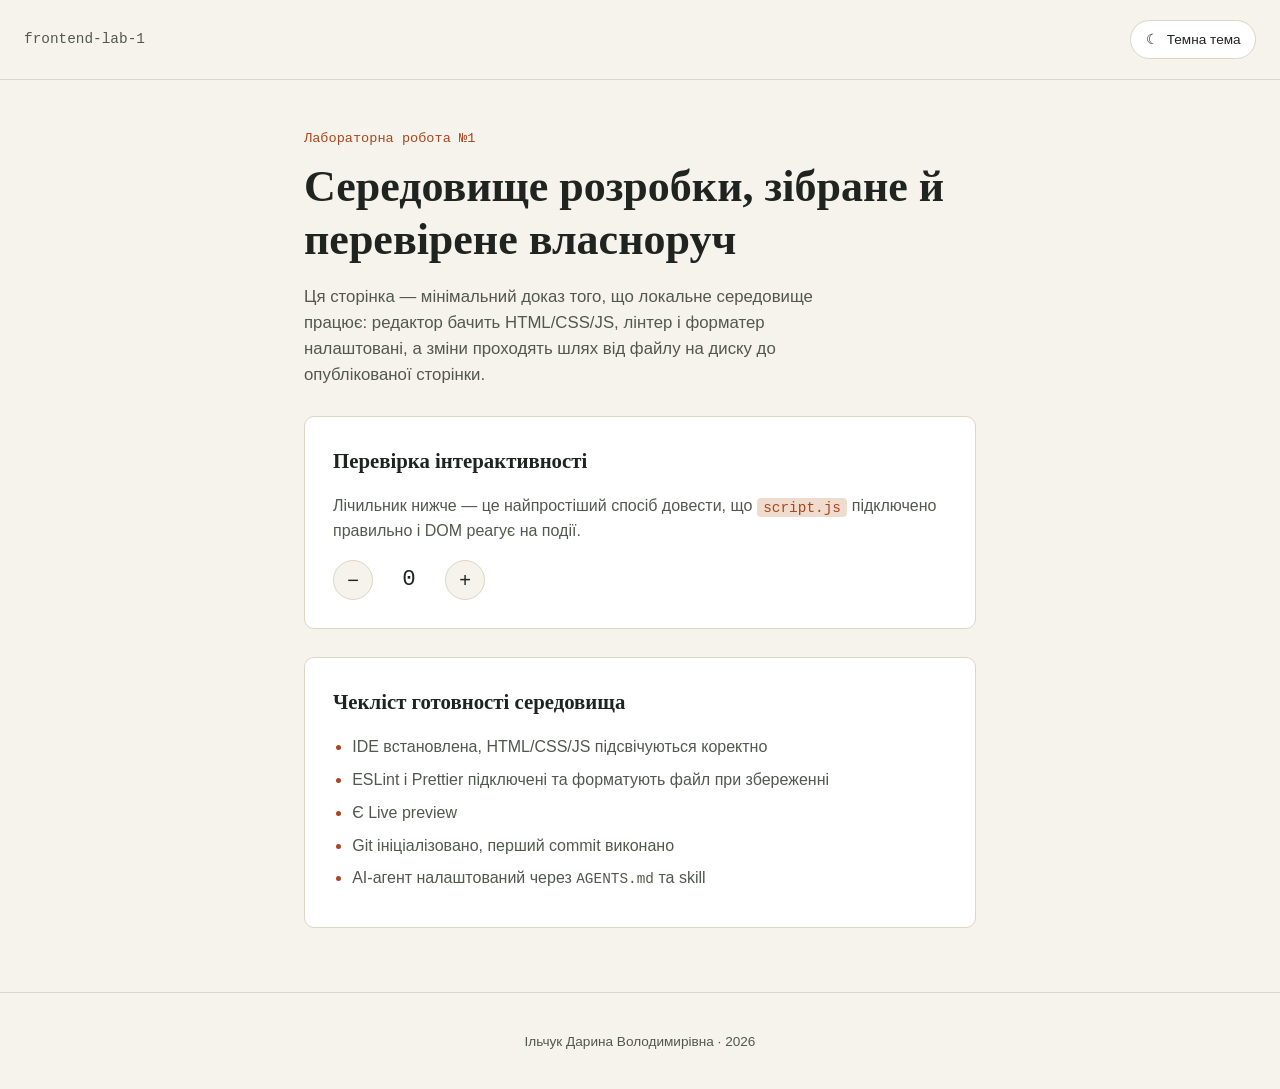
<file: frontend-lab-1/index.html>
<!doctype html>
<html lang="uk">
  <head>
    <meta charset="UTF-8" />
    <meta name="viewport" content="width=device-width, initial-scale=1.0" />
    <title>Frontend Lab 1 — Робочий стенд</title>
    <meta
      name="description"
      content="Навчальний статичний проєкт для ЛР-1: налаштування середовища розробки фронтенду."
    />
    <link rel="stylesheet" href="styles.css" />
  </head>
  <body>
    <header class="site-header">
      <p class="brand">frontend-lab-1</p>
      <button id="theme-toggle" class="theme-toggle" type="button" aria-pressed="false">
        <span class="theme-toggle__icon" aria-hidden="true">☾</span>
        <span class="theme-toggle__label">Темна тема</span>
      </button>
    </header>

    <main>
      <section class="hero">
        <p class="hero__eyebrow">Лабораторна робота №1</p>
        <h1 class="hero__title">Середовище розробки, зібране й перевірене власноруч</h1>
        <p class="hero__lede">
          Ця сторінка — мінімальний доказ того, що локальне середовище працює: редактор бачить
          HTML/CSS/JS, лінтер і форматер налаштовані, а зміни проходять шлях від файлу на диску до
          опублікованої сторінки.
        </p>
      </section>

      <section class="panel" aria-labelledby="counter-heading">
        <h2 id="counter-heading">Перевірка інтерактивності</h2>
        <p class="panel__text">
          Лічильник нижче — це найпростіший спосіб довести, що
          <code>script.js</code> підключено правильно і DOM реагує на події.
        </p>
        <div class="counter">
          <button id="decrement" class="counter__btn" type="button" aria-label="Зменшити">−</button>
          <span id="counter-value" class="counter__value">0</span>
          <button id="increment" class="counter__btn" type="button" aria-label="Збільшити">
            +
          </button>
        </div>
      </section>

      <section class="panel" aria-labelledby="checklist-heading">
        <h2 id="checklist-heading">Чекліст готовності середовища</h2>
        <ul class="checklist">
          <li>IDE встановлена, HTML/CSS/JS підсвічуються коректно</li>
          <li>ESLint і Prettier підключені та форматують файл при збереженні</li>
          <li>Є Live preview</li>
          <li>Git ініціалізовано, перший commit виконано</li>
          <li>AI-агент налаштований через <code>AGENTS.md</code> та skill</li>
        </ul>
      </section>
    </main>

    <footer class="site-footer">
      <p>Ільчук Дарина Володимирівна · <span id="year"></span></p>
    </footer>

    <script src="script.js"></script>
  </body>
</html>
</file>
<file: frontend-lab-1/styles.css>
:root {
  --bg: #f6f3ec;
  --surface: #ffffff;
  --ink: #1f2421;
  --ink-soft: #52584f;
  --accent: #a8461e;
  --accent-soft: #f0dcce;
  --border: #ddd6c6;
  --radius: 10px;
  --font-display: "Iowan Old Style", "Palatino Linotype", Palatino, serif;
  --font-body: -apple-system, BlinkMacSystemFont, "Segoe UI", sans-serif;
  --font-mono: "SFMono-Regular", Consolas, "Liberation Mono", monospace;
}

[data-theme="dark"] {
  --bg: #14181a;
  --surface: #1d2224;
  --ink: #ece8de;
  --ink-soft: #a7ad9f;
  --accent: #e08a52;
  --accent-soft: #33241a;
  --border: #313937;
}

* {
  box-sizing: border-box;
}

html {
  color-scheme: light;
}

html[data-theme="dark"] {
  color-scheme: dark;
}

body {
  margin: 0;
  background: var(--bg);
  color: var(--ink);
  font-family: var(--font-body);
  line-height: 1.55;
  transition:
    background-color 0.2s ease,
    color 0.2s ease;
}

@media (prefers-reduced-motion: reduce) {
  body {
    transition: none;
  }
}

.site-header {
  display: flex;
  align-items: center;
  justify-content: space-between;
  padding: 1.25rem 1.5rem;
  border-bottom: 1px solid var(--border);
}

.brand {
  margin: 0;
  font-family: var(--font-mono);
  font-size: 0.9rem;
  color: var(--ink-soft);
}

.theme-toggle {
  display: inline-flex;
  align-items: center;
  gap: 0.5rem;
  padding: 0.5rem 0.9rem;
  background: var(--surface);
  border: 1px solid var(--border);
  border-radius: 999px;
  color: var(--ink);
  font: inherit;
  font-size: 0.85rem;
  cursor: pointer;
}

.theme-toggle:hover {
  border-color: var(--accent);
}

.theme-toggle:focus-visible,
.counter__btn:focus-visible {
  outline: 2px solid var(--accent);
  outline-offset: 2px;
}

main {
  max-width: 720px;
  margin: 0 auto;
  padding: 3rem 1.5rem 4rem;
}

.hero__eyebrow {
  color: var(--accent);
  font-family: var(--font-mono);
  font-size: 0.85rem;
  margin: 0 0 0.75rem;
}

.hero__title {
  font-family: var(--font-display);
  font-size: clamp(1.9rem, 4vw, 2.75rem);
  line-height: 1.2;
  margin: 0 0 1rem;
}

.hero__lede {
  color: var(--ink-soft);
  max-width: 58ch;
  font-size: 1.05rem;
}

.panel {
  background: var(--surface);
  border: 1px solid var(--border);
  border-radius: var(--radius);
  padding: 1.75rem;
  margin-top: 1.75rem;
}

.panel h2 {
  margin-top: 0;
  font-family: var(--font-display);
  font-size: 1.3rem;
}

.panel__text {
  color: var(--ink-soft);
}

.panel__text code {
  background: var(--accent-soft);
  color: var(--accent);
  padding: 0.1rem 0.4rem;
  border-radius: 4px;
  font-family: var(--font-mono);
  font-size: 0.9em;
}

.counter {
  display: flex;
  align-items: center;
  gap: 1rem;
  margin-top: 1rem;
}

.counter__btn {
  width: 2.5rem;
  height: 2.5rem;
  border-radius: 50%;
  border: 1px solid var(--border);
  background: var(--bg);
  color: var(--ink);
  font-size: 1.25rem;
  line-height: 1;
  cursor: pointer;
}

.counter__btn:hover {
  border-color: var(--accent);
  color: var(--accent);
}

.counter__value {
  min-width: 2.5rem;
  text-align: center;
  font-family: var(--font-mono);
  font-size: 1.4rem;
}

.checklist {
  margin: 1rem 0 0;
  padding-left: 1.2rem;
  color: var(--ink-soft);
}

.checklist li {
  margin-bottom: 0.5rem;
}

.checklist li::marker {
  color: var(--accent);
}

.checklist code {
  font-family: var(--font-mono);
  font-size: 0.9em;
}

.site-footer {
  text-align: center;
  padding: 1.5rem;
  color: var(--ink-soft);
  font-size: 0.85rem;
  border-top: 1px solid var(--border);
}

@media (max-width: 480px) {
  .site-header {
    padding: 1rem;
  }

  main {
    padding: 2rem 1rem 3rem;
  }

  .theme-toggle__label {
    display: none;
  }
}
</file>
